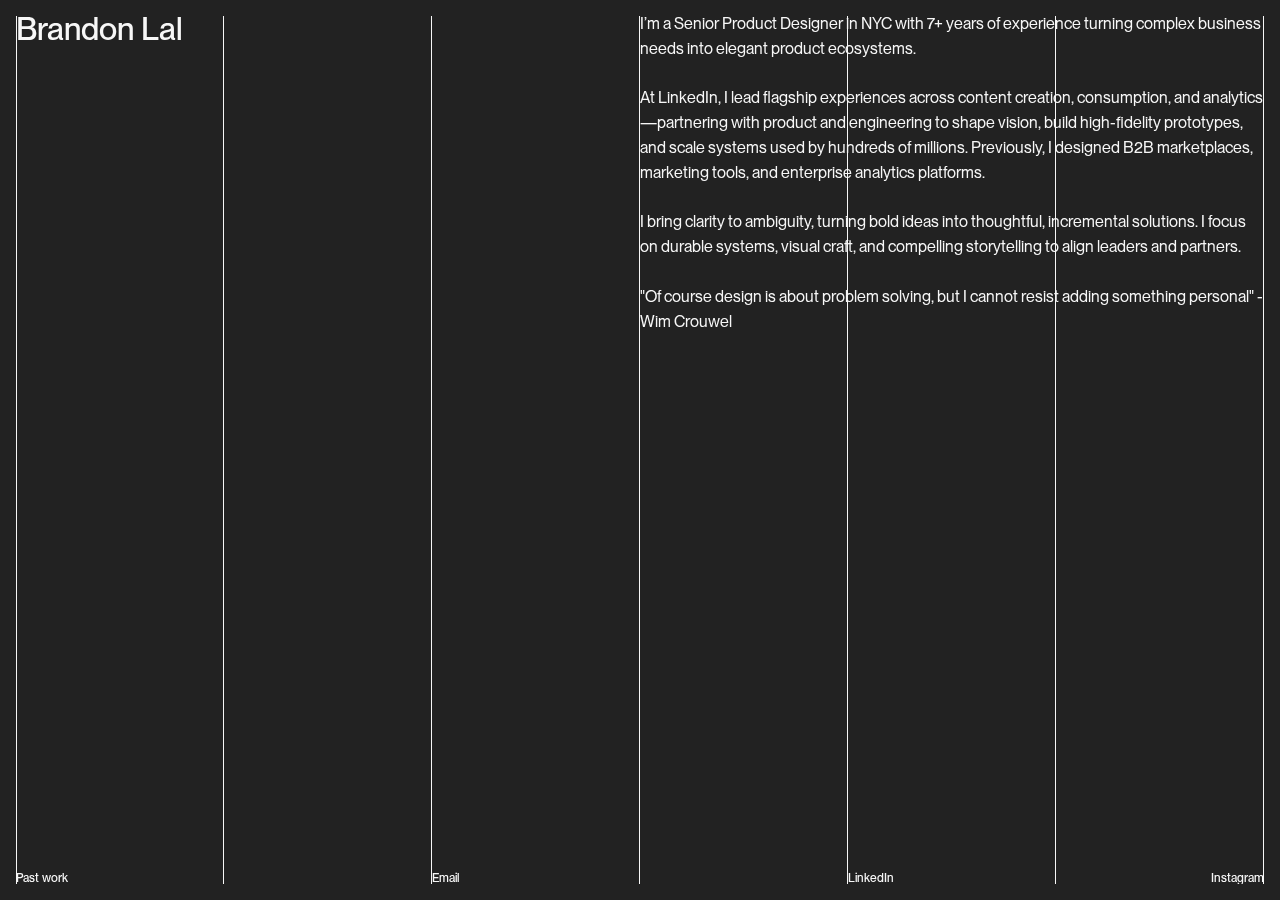
<file: index.html>
<!DOCTYPE html>
<html lang="en">
<head>

  <!-- Google tag (gtag.js) -->
  <script async src="https://www.googletagmanager.com/gtag/js?id=G-6LM3NLZ4XB"></script>
  <script>
  window.dataLayer = window.dataLayer || [];
  function gtag(){dataLayer.push(arguments);}
  gtag('js', new Date());

  gtag('config', 'G-6LM3NLZ4XB');</script>

  <meta charset="UTF-8">
  <meta name="viewport" content="width=device-width, initial-scale=1.0">
  <link
  rel="stylesheet"
  href="https://cdnjs.cloudflare.com/ajax/libs/animate.css/4.1.1/animate.min.css"
  />

  <title>Brandon Lal - Product Designer</title>

  <!-- Black Circle Favicon -->
  <link rel="icon" href="data:image/svg+xml,%3Csvg xmlns='http://www.w3.org/2000/svg' viewBox='0 0 100 100'%3E%3Ccircle cx='50' cy='50' r='50' fill='%23000000'/%3E%3C/svg%3E">

  <style>

  @font-face {
    font-family: 'NeuMontreal';                /* Any name you choose */
    src: url('PPNeueMontreal-Regular.otf') format('opentype');
  }

  @font-face {
    font-family: 'NeuMontrealMedium';                /* Any name you choose */
    src: url('PPNeueMontreal-Medium.otf') format('opentype');
  }

  * {
    margin: 0;
    padding: 0;
    box-sizing: border-box;
  }
  :root {
    --animate-delay: 800ms;
  }

  body {
    background-color: #222222;
    color:  #F7F7F7;
    min-height:100dvh;
    position: relative;
    height: 100dvh;
    padding: 1rem;
    min-height:512px;
  }
  .main {
    /* padding: 1rem; */
    height: 100%;
    position: relative;
    overflow: hidden;
    display: flex;
    flex-direction: column;
  }

  /* To draw the bg grid */
  .grid-container {
    display: grid;
    grid-template-columns: repeat(6, 1fr);
    width: 100vw;
    height: 100%;
    position: fixed;
    top: 0;
    left: 0;
    z-index: 1;
    padding: 1rem;
    opacity: 1;
    /* animation */
    animation: lineFadeOut 1s ease 3.35s forwards;
  }

  @keyframes lineFadeOut {
    from {
      opacity: 1;
    }
    to {
      opacity: .15;
    }
  }

  .col {
    background-color: transparent;
    border-right: .5px solid #F7F7F7;
    height: 100%;
    width: 100%;
    box-sizing: border-box;
  }

  .fake_col_container {
    position: absolute;
    left:1rem;
    top: 0;
    height: 100%;
    width: 15%;
    /* background: red; */
    padding: 1rem 0;
  }
  .fake_col {
    border-left: .5px solid #F7F7F7;
    width: 100%;
    height: 100%;
  }

  .col:nth-child(1) {
    animation-delay: 350ms;
  }
  .col:nth-child(2) {
    animation-delay: 550ms;
  }
  .col:nth-child(3) {
    animation-delay: 750ms;
  }
  .col:nth-child(4) {
    animation-delay: 950ms;
  }
  .col:nth-child(5) {
    animation-delay: 1150ms;
  }
  .col:nth-child(6) {
    animation-delay: 1350ms;
  }

  .container {
    margin: 0 auto;
    height: 100%;
    flex: 1;
    display: grid;
    grid-template-columns: repeat(6, 1fr);
    align-content: start;
    z-index: 5;
  }

  .name {
    grid-column: 1;
    animation-delay: 3.5s;
    z-index: 5;
    margin-top: -7px;
    font-family: 'NeuMontrealMedium', sans-serif;
    font-size: 32px;
    font-weight: normal;
  }

  .description {
    grid-column: 5 / 7;
    align-items: end;
    animation-delay: 3.5s;
    z-index: 5;
    margin-top: -4px;
    font-family: 'NeuMontreal', sans-serif;
    font-size: 16px;
    line-height: 1.55;
    font-weight: normal;
  }


  .footer {
    display: grid;
    grid-template-columns: repeat(6, 1fr);
    margin-top: auto;
    align-items: end;
    animation-delay: 3.5s;
    z-index: 5;
    margin-bottom: -1px;
  }

  .footer a {
    color: #F7F7F7;
    font-family: 'NeuMontrealMedium', sans-serif;
    font-size: 12px;
    font-weight: normal;
    text-decoration: none;
    transition: opacity 0.3s ease;
  }

  .footer a:hover {
    opacity: .6;
    text-decoration: underline;
    text-decoration-color: #F7F7F7;
  }

  .past-work {
    grid-column: 1;
  }
  .email {
    grid-column: 3;
  }
  .linkedin {
    grid-column: 5;
  }
  .ig {
    grid-column: 6;
    text-align: right;
  }

  .grid-container,
  .grid-container .col,
  .grid-container .fake_col_container {
    pointer-events: none;
  }

  /* Mobile Styles */
  @media (min-width: 1921px) {

    body {
      display: flex;
      justify-content: center;
      align-items: center;
    }

    .main {
      width: 1888px;
    }

    .grid-container {
      width: 1920px;
      position: fixed;
      left: 50%;
      transform: translate(-50%, 0);
    }
  }
  @media (max-width: 1280px) {
    .name {
      grid-column: 1 / 3;
    }

    .description {
      grid-column: 4 / 7;
    }
  }
  @media (max-width: 740px) {
    .name {
      grid-column: 1 / 3;
    }

    .description {
      grid-column: 3 / 7;
    }
  }
  @media (max-width: 640px) {
    .container {
      display: flex;
      flex-direction: column;
      justify-content: space-between;
    }

    .footer {
      display: flex;
      flex-direction: row;
      margin-top: 3rem;
      margin-bottom: -1px;
    }

    .footer a {
      font-family: 'NeuMontrealMedium', sans-serif;
       font-family: 'NeuMontrealMedium', sans-serif;
      font-size: 11px;
      font-weight: normal;
      width: 33.33%;
    }

    .footer a:nth-child(2) {
      text-align: center;
    }

    .footer a:nth-child(3) {
      text-align: right;
    }

    .footer a:last-child {
      display: none;
    }

    .grid-container {
      grid-template-columns: repeat(2, 1fr);
      padding: 1rem;
    }

    .col:nth-child(2) {
      overflow: hidden;
    }

    .col:nth-child(3) {
      overflow: hidden;
    }

    .col:nth-child(4) {
      overflow: hidden;
    }

    .col:nth-child(5) {
      overflow: hidden;
    }
    .name {
      font-family: 'NeuMontrealMedium', sans-serif;
      font-size: 40px;
      font-weight: normal;
      overflow: visible;
    }

    .description {
      font-family: 'NeuMontrealMedium', sans-serif;
      font-size: 15px;
      line-height: 1.4;
      font-weight: 500;
    }

    .col {
      border-right: .75px solid #C3C3C3;
    }

    .fake_col {
      border-left: .75px solid #C3C3C3;
    }

   @keyframes lineFadeOut {
    from {
      opacity: 1;
    }
    to {
      opacity: .75;
    }
  }

  }

  </style>
</head>

<body>
  <div class="main">
    <div class="grid-container">
      <div class="col animate__animated animate__fadeInDown animate__slow"></div>
      <div class="col animate__animated animate__fadeInDown animate__slow"></div>
      <div class="col animate__animated animate__fadeInDown animate__slow"></div>
      <div class="col animate__animated animate__fadeInDown animate__slow"></div>
      <div class="col animate__animated animate__fadeInDown animate__slow"></div>
      <div class="col animate__animated animate__fadeInDown animate__slow"></div>
      <div class="fake_col_container animate__animated animate__fadeInDown animate__slow">
        <div class="fake_col">
        </div>
      </div>
    </div>
    <div class="container">
      <h1 class="name animate__animated animate__fadeIn animate_slow">Brandon Lal</h1>
      <p class="description animate__animated animate__fadeIn animate_slow">
        I’m a Senior Product Designer in NYC with 7+ years of experience turning complex business needs into elegant product ecosystems.
        <br><br>At LinkedIn, I lead flagship experiences across content creation, consumption, and analytics—partnering with product and engineering to shape vision, build high-fidelity prototypes, and scale systems used by hundreds of millions. Previously, I designed B2B marketplaces, marketing tools, and enterprise analytics platforms.
        <br><br>I bring clarity to ambiguity, turning bold ideas into thoughtful, incremental solutions. I focus on durable systems, visual craft, and compelling storytelling to align leaders and partners.
        <br><br>"Of course design is about problem solving, but I cannot resist adding something personal" - Wim Crouwel
      </p>
    </div>
    <div class="footer animate__animated animate__fadeIn animate_slow">
      <a href="#" class="past-work">Past work</a>
      <a href="mailto:brandon@example.com" class="email">Email</a>
      <a href="https://linkedin.com/in/brandonlal" class="linkedin">LinkedIn</a>
      <a href="https://instagram.com/brandonlal" class="ig">Instagram</a>
    </div>
  </div>
</body>
</html>
</file>
